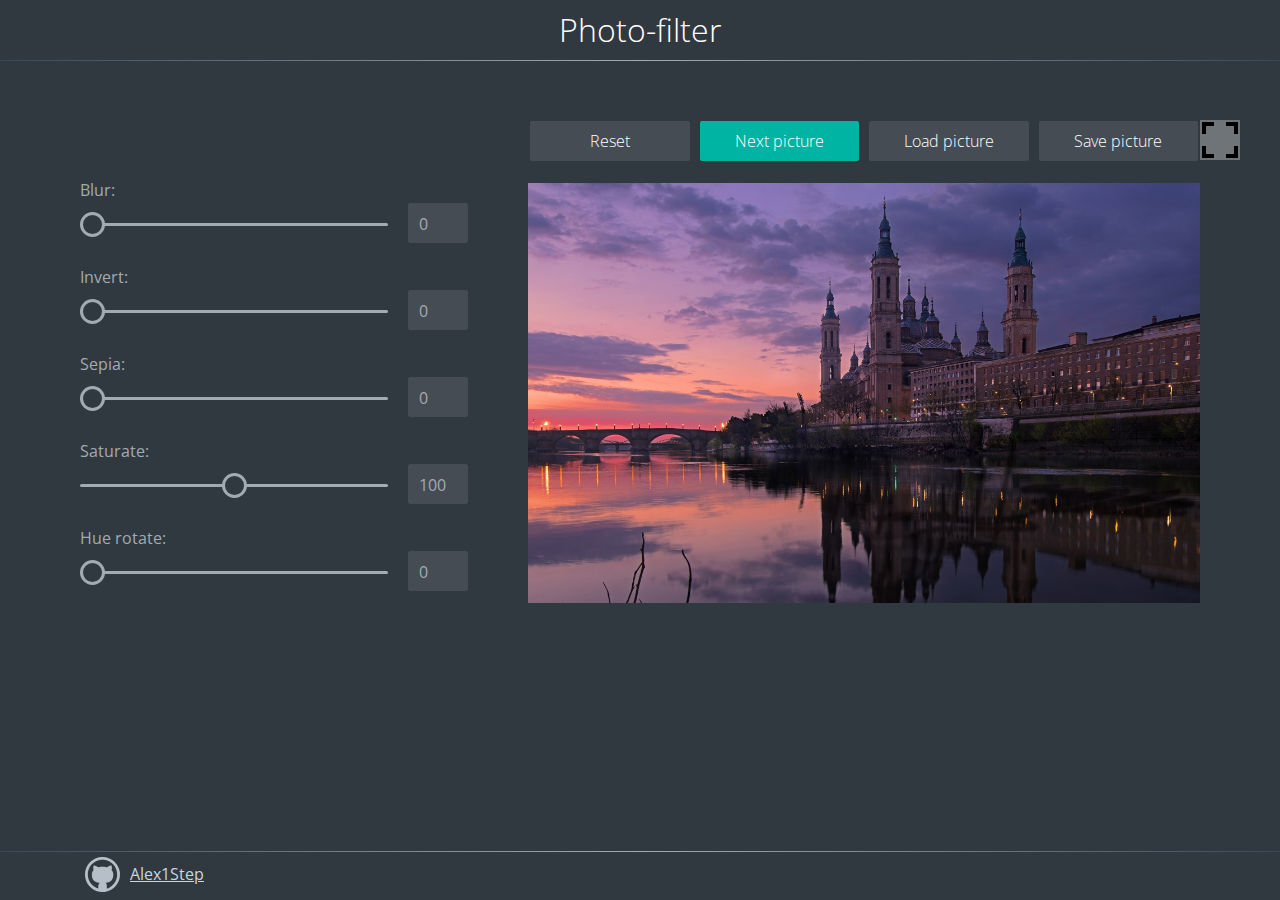
<file: photo-filter/index.html>
<!DOCTYPE html>
<html lang="en">
<head>
  <meta charset="UTF-8" />
  <meta http-equiv="X-UA-Compatible" content="IE=edge" />
  <meta name="viewport" content="width=device-width, initial-scale=1.0" />
  <link href="assets/favicon.ico" rel="shortcut icon" />
  <link href="https://fonts.gstatic.com" rel="preconnect" />
  <link href="https://fonts.googleapis.com/css2?family=Open+Sans:wght@300;400;800&display=swap" rel="stylesheet" />
  <link href="style.css" rel="stylesheet" />
  <title>photo-filter</title>
</head>
<body>
  <header class="header">
    <h1 class="header-title">Photo-filter</h1>
  </header>
  <main class="main">
    <div class="filters">
      <label>
        Blur:
        <input class="cntrl" name="blur" data-sizing="px" type="range" min="0" max="10" value="0" />
        <output name="result">0</output>
      </label>
      <label>
        Invert:
        <input class="cntrl" name="invert" data-sizing="%" type="range" min="0" max="100" value="0" />
        <output name="result">0</output>
      </label>
      <label>
        Sepia:
        <input class="cntrl" name="sepia" data-sizing="%" type="range" min="0" max="100" value="0" />
        <output name="result">0</output>
      </label>
      <label>
        Saturate:
        <input class="cntrl" name="saturate" data-sizing="%" type="range" min="0" max="200" value="100" />
        <output name="result">100</output>
      </label>
      <label>
        Hue rotate:
        <input class="cntrl" name="hue" data-sizing="deg" type="range" min="0" max="360" value="0" />
        <output name="result">0</output>
      </label>
    </div>
    <div class="editor">
      <div class="btn-container">
        <button class="btn btn-reset">Reset</button>
        <button class="btn btn-next btn-active">Next picture</button>
        <label class="btn btn-load" for="btnInput">
          Load picture
          <input class="btn-load--input" id="btnInput" name="upload" type="file" placeholder="Load picture" />
        </label>
        <button class="btn btn-save">Save picture</button>
      </div>
      <img src="assets/img/img.jpg" alt="image" />
      <canvas></canvas>
    </div>
  </main>
  <footer class="footer">
    <div class="footer-container">
      <a class="github" href="https://github.com/Alex1Step" target="_blank" rel="noopener noreferrer">Alex1Step</a>
    </div>
  </footer>
  <button class="fullscreen openfullscreen"></button>
  <script src="./main.js"></script>
</body>
</html>
</file>
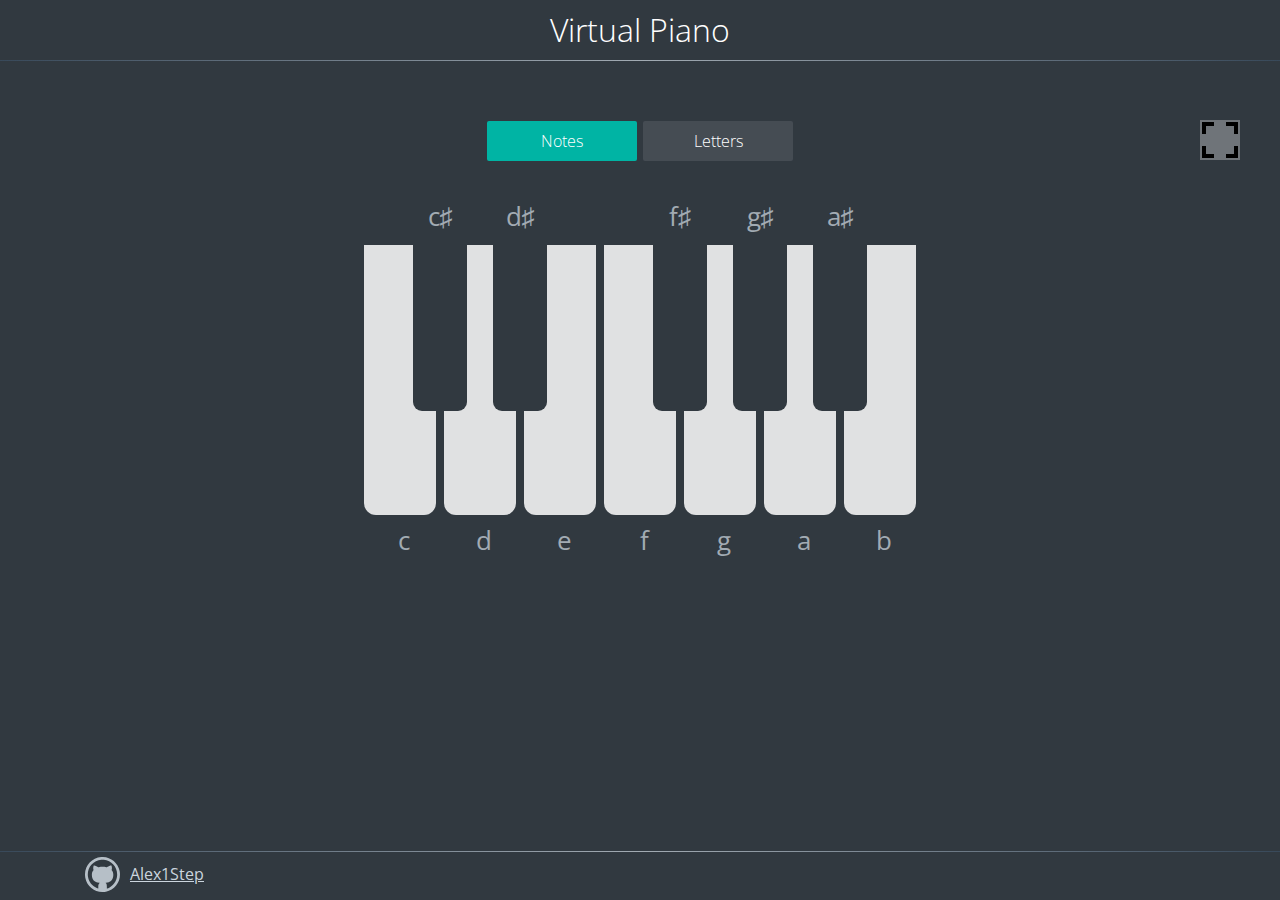
<file: virtual-piano/index.html>
<!DOCTYPE html>
<html lang="en">

<head>
  <meta charset="UTF-8">
  <meta http-equiv="X-UA-Compatible" content="IE=edge">
  <meta name="viewport" content="width=device-width, initial-scale=1.0">
  <link href="assets/piano.ico" rel="shortcut icon">

  <link href="https://fonts.gstatic.com" rel="preconnect">
  <link
    href="https://fonts.googleapis.com/css2?family=Open+Sans+Condensed:wght@300&family=Open+Sans:wght@300;400;800&display=swap"
    rel="stylesheet">
  <link href="style.css" rel="stylesheet">

  <title>virtual-piano</title>
</head>

<body>
  <header class="header">
    <h1 class="header-title">Virtual Piano</h1>
  </header>
  <main class="main">
    <div class="btn-container">
      <button class="btn btn-notes btn-active">Notes</button>
      <button class="btn btn-letters">Letters</button>
    </div>
    <div class="piano">
      <div class="piano-key" data-letter="D" data-note="c"></div>
      <div class="piano-key" data-letter="F" data-note="d"></div>
      <div class="piano-key" data-letter="G" data-note="e"></div>
      <div class="piano-key" data-letter="H" data-note="f"></div>
      <div class="piano-key" data-letter="J" data-note="g"></div>
      <div class="piano-key" data-letter="K" data-note="a"></div>
      <div class="piano-key" data-letter="L" data-note="b"></div>
      <div class="keys-sharp">
        <div class="piano-key sharp" data-letter="R" data-note="c♯"></div>
        <div class="piano-key sharp" data-letter="T" data-note="d♯"></div>
        <div class="piano-key sharp none"></div>
        <div class="piano-key sharp" data-letter="U" data-note="f♯"></div>
        <div class="piano-key sharp" data-letter="I" data-note="g♯"></div>
        <div class="piano-key sharp" data-letter="O" data-note="a♯"></div>
      </div>
    </div>
    <button class="fullscreen openfullscreen"></button>
  </main>
  <footer class="footer">
    <div class="footer-container">
      <a class="github" href="https://github.com/Alex1Step" target="_blank" rel="noopener noreferrer">Alex1Step</a>
    </div>
  </footer>
  <script src="script.js"></script>
</body>

</html>
</file>
<file: photo-filter/style.css>
* {
  padding: 0;
  margin: 0;
  box-sizing: border-box;
  user-select: none;
}
a:focus {
  outline: 0;
}
body {
  min-height: 100vh;
  background-color: #313940;
  font-family: "Open Sans", Arial, Helvetica, sans-serif;
  overflow-x: hidden;
}
.header {
  text-align: center;
  width: 100%;
  background: #313940;
  border-bottom: 1px solid;
  border-image-slice: 1;
  border-image-source: linear-gradient(to left, #38495a, #a2abb3, #38495a);
}
.header-title {
  line-height: 60px;
  font-weight: 300;
  color: #fff;
}
.main {
  min-height: calc(100vh - 110px);
  padding: 58px 10px 0;
  display: flex;
  justify-content: space-between;
  align-items: flex-start;
  width: 100%;
  max-width: 1140px;
  margin: 0 auto;
}
label:not(.btn) {
  display: block;
  position: relative;
  margin-bottom: 40px;
  margin-right: 140px;
  color: #a2abb3;
  font-size: 16px;
}
label:hover {
  color: #cbd5de;
}
label:hover output {
  color: #a2abb3;
}
label:active output {
  color: #cbd5de;
}
input[type="range"] {
  display: block;
  appearance: none;
  height: 3px;
  background-color: #a2abb3;
  margin-top: 22px;
  outline: none;
  border-radius: 0.25rem;
  transition: 0.3s;
  cursor: pointer;
  width: 100%;
}
input[type="range"]::-webkit-slider-thumb {
  appearance: none;
  width: 25px;
  height: 25px;
  background-color: #313940;
  border: 3px solid #a2abb3;
  border-radius: 50%;
  cursor: pointer;
  transition: 0.3s;
}
label:hover input[type="range"]::-webkit-slider-thumb {
  background-color: #00c9b7;
}
output {
  position: absolute;
  width: 60px;
  height: 40px;
  right: -80px;
  top: 24px;
  background-color: #454c53;
  border: 1px solid #454c53;
  text-align: left;
  padding-left: 10px;
  line-height: 40px;
  border-radius: 2px;
  transition: 0.3s;
}
.btn-container {
  margin-bottom: 20px;
  padding: 2px;
  display: flex;
  justify-content: center;
}
.btn-container > * {
  margin-right: 10px;
}
.btn-container > *:last-child {
  margin-right: 0;
}
.btn {
  flex: 1;
  min-width: 120px;
  height: 40px;
  padding: 0 10px;
  background-color: #454c53;
  border: 0;
  border-radius: 2px;
  font-family: "Open Sans", sans-serif;
  font-size: 16px;
  font-weight: 300;
  color: #fff;
  outline: 0;
  cursor: pointer;
  transition: 0.3s;
}
.btn:not(.btn-active):hover {
  background-color: #515961;
}
.btn:active {
  background-color: #00c9b7;
}
.btn-active {
  background-color: #00b4a4;
}
.btn-active:hover {
  background-color: #00c9b7;
}
.btn-load {
  position: relative;
  display: inline-flex;
  align-items: center;
  justify-content: center;
  cursor: pointer;
}
.btn-load--input {
  opacity: 0;
  position: absolute;
  top: 0;
  right: 0;
  width: 100%;
  height: 100%;
  cursor: pointer;
}
.filters {
  width: 100%;
  max-width: 40%;
  padding-top: 60px;
  margin-bottom: 40px;
}
.editor {
  display: flex;
  flex-direction: column;
  justify-content: flex-start;
  width: 100%;
  max-width: 60%;
}
:root {
  --blur: 0px;
  --invert: 0%;
  --sepia: 0%;
  --saturate: 100%;
  --hue: 0deg;
}
img {
  height: 100%;
  width: 100%;
  max-height: 520px;
  max-width: 830px;
  object-fit: contain;
  filter: blur(var(--blur, 0px)) invert(var(--invert, 0%))
    sepia(var(--sepia, 0%)) saturate(var(--saturate, 100%))
    hue-rotate(var(--hue, 0deg));
}
.fullscreen {
  position: fixed;
  top: 120px;
  right: 40px;
  width: 40px;
  height: 40px;
  background-color: rgba(255, 255, 255, 0.3);
  border: 0;
  outline: 0;
  background-size: contain;
  transition: 0.3s;
  cursor: pointer;
  background-image: url("assets/svg/fullscreen-open.svg");
}
.fullscreen:hover {
  background-color: rgba(255, 255, 255, 0.5);
}
:-webkit-full-screen .fullscreen {
  background-image: url("assets/svg/fullscreen-exit.svg");
}
.footer {
  border-top: 1px solid;
  border-image-slice: 1;
  border-image-source: linear-gradient(to left, #38495a, #a2abb3, #38495a);
  background-color: #313940;
}
.footer-container {
  padding: 0 15px;
  display: flex;
  justify-content: space-between;
  align-items: center;
  width: 100%;
  max-width: 1140px;
  margin: 0 auto;
}
.github {
  display: block;
  width: 120px;
  height: 45px;
  padding-left: 45px;
  background-image: url("assets/svg/github.svg");
  background-size: 35px;
  background-repeat: no-repeat;
  background-position: left center;
  line-height: 45px;
  color: #cbd5de;
  font-size: 16px;
  font-family: "Open Sans", sans-serif;
  transition: 0.3s;
}
.github:hover {
  color: #fff;
}
.rss {
  display: block;
  position: relative;
  font-family: "Open Sans", sans-serif;
  width: 86px;
  height: 32px;
  background-image: url("assets/svg/rss.svg");
  background-size: contain;
  background-repeat: no-repeat;
  background-position: left center;
  padding-right: 111px;
}
.rss-year {
  position: absolute;
  bottom: 0;
  right: 0;
  font-size: 21px;
  letter-spacing: -2px;
  color: #cbd5de;
  line-height: 0.9;
  font-weight: bold;
  transition: 0.3s;
}
.rss:hover .rss-year {
  right: -5px;
  letter-spacing: 0;
}
@media (max-width: 1024px) {
  .main {
    padding-top: 40px;
  }
  label:not(.btn) {
    margin-bottom: 35px;
    margin-right: 80px;
  }
  .btn {
    min-width: 45%;
    border-radius: 2px;
  }
  .btn-container {
    flex-wrap: wrap;
    margin-left: -10px;
    margin-right: -10px;
  }
  .btn-container > *:last-child {
    margin-right: 10px;
  }
  .btn-container > * {
    margin: 10px;
  }
  .main {
    flex-wrap: wrap;
  }
  .filters,
  .editor {
    max-width: 100%;
  }
  .fullscreen {
    top: 15px;
    right: 20px;
    width: 40px;
    height: 40px;
  }
}
@media (max-width: 375px) {
  .btn {
    min-width: 145px;
  }
  .btn-container > *:last-child {
    margin-right: 3px;
  }
  .btn-container > * {
    margin: 3px;
  }
}

canvas {
  display: none;
}
</file>
<file: virtual-piano/style.css>
* {
  padding: 0;
  margin: 0;
  box-sizing: border-box;
  user-select: none;
}
a:focus {
  outline: 0;
}
html {
  background: #313940;
}
body {
  min-height: 100vh;
  background-color: #313940;
  font-family: "Open Sans", Arial, Helvetica, sans-serif;
  background: #313940;
  overflow-x: hidden;
}
.header {
  text-align: center;
  width: 100%;
  border-bottom: 1px solid;
  border-image-slice: 1;
  border-image-source: linear-gradient(to left, #38495a, #a2abb3, #38495a);
}
.header-title {
  line-height: 60px;
  font-weight: 300;
  color: #fff;
}
.main {
  min-height: calc(100vh - 110px);
  padding: 60px 10px 0;
  display: flex;
  flex-direction: column;
  justify-content: flex-start;
  align-items: space-between;
  width: 100%;
  max-width: 1140px;
  margin: 0 auto;
}
.btn-container {
  display: flex;
  justify-content: space-between;
  width: 306px;
  height: 40px;
  margin: 0 auto;
  margin-bottom: 80px;
}
.btn {
  width: 150px;
  height: 40px;
  padding: 0 10px;
  background-color: #454c53;
  border: 0;
  border-radius: 2px;
  font-family: "Open Sans", sans-serif;
  font-size: 16px;
  font-weight: 300;
  color: #fff;
  outline: 0;
  cursor: pointer;
  transition: 0.3s;
}
.btn:not(.btn-active):hover {
  background-color: #515961;
}
.btn:active {
  background-color: #00c9b7;
}
.btn-active {
  background-color: #00b4a4;
}
.btn-active:hover {
  background-color: #00c9b7;
}
.piano {
  position: relative;
  display: flex;
  justify-content: space-between;
  width: 100%;
  height: 270px;
  max-width: 560px;
  margin: 0 auto 60px;
}
.piano-key {
  position: relative;
  width: 80px;
  height: 270px;
  background-color: rgba(255, 255, 255, 0.85);
  /* border: 4px solid #313940; FIX*/
  margin: 4px; /*FIX*/
  border-radius: 0px 0px 12px 12px;
  transition: 0.3s;
  cursor: pointer;
}
.piano-key:hover {
  background-color: #fff;
}
.keys-sharp {
  position: absolute;
  top: 0;
  bottom: 0;
  left: 53px;
  right: 53px;
  display: flex;
  justify-content: space-between;
  pointer-events: none;
}
.piano-key.sharp {
  width: 54px;
  height: 170px;
  background-color: #313940;
  border: 0;
  border-radius: 0px 0px 9px 9px;
  top: 0;
  z-index: 3;
  pointer-events: auto;
  transform-origin: center top;
  margin: 0px; /*FIX*/
}
.piano-key.piano-key-active,
.piano-key.sharp.piano-key-active {
  transform: scale(0.96);
}
.piano-key.none {
  background-color: transparent;
  border: 0;
  border-radius: 0;
  pointer-events: none;
}

.piano-key::before,
.piano-key::after {
  content: attr(data-note);
  position: absolute;
  width: 40px;
  height: 40px;
  font-size: 26px;
  line-height: 40px;
  text-align: center;
  color: #a2abb3;
  bottom: -45px;
  left: 20px;
  transition: 0.3s;
  pointer-events: none;
}
.piano-key::after {
  display: none;
  content: attr(data-letter);
}
.piano-key:hover::before,
.piano-key:hover::after {
  color: #d7dfe6;
}

.piano-key-active:hover::before,   /*FIX*/
.piano-key-active:hover::after {
  /*FIX*/
  color: #00b4a4; /*FIX*/
} /*FIX*/

.sharp:active {
  border-top: 0;
}

.sharp:hover {
  background-color: #3b3b3b;
}

.piano-key.sharp::before,
.piano-key.sharp::after {
  bottom: 175px;
  left: 7px;
}
.piano-key.letter::before {
  display: none;
}
.piano-key.letter::after {
  display: block;
}
.piano-key-letter::before {
  content: attr(data-letter);
}
.piano-key-remove-mouse:active::before {
  color: #a2abb3;
}

.piano-key-active-pseudo:hover::after,
.piano-key-active-pseudo:hover::before,
.piano-key-active::after,
.piano-key-active::before {
  color: #00b4a4;
}

.fullscreen {
  position: fixed;
  top: 120px;
  right: 40px;
  width: 40px;
  height: 40px;
  background-color: rgba(255, 255, 255, 0.3);
  border: 0;
  outline: 0;
  background-size: contain;
  transition: 0.3s;
  cursor: pointer;
  background-image: url("assets/svg/fullscreen-open.svg");
}
.fullscreen:hover {
  background-color: rgba(255, 255, 255, 0.5);
}
:-webkit-full-screen .fullscreen {
  background-image: url("assets/svg/fullscreen-exit.svg");
}
.footer {
  border-top: 1px solid;
  border-image-slice: 1;
  border-image-source: linear-gradient(to left, #38495a, #a2abb3, #38495a);
}
.footer-container {
  padding: 0 15px;
  display: flex;
  justify-content: space-between;
  align-items: center;
  width: 100%;
  max-width: 1140px;
  margin: 0 auto;
}
.github {
  display: block;
  width: 120px;
  height: 45px;
  padding-left: 45px;
  background-image: url("assets/svg/github.svg");
  background-size: 35px;
  background-repeat: no-repeat;
  background-position: left center;
  line-height: 45px;
  color: #cbd5de;
  font-size: 16px;
  font-family: "Open Sans", sans-serif;
  transition: 0.3s;
}
.github:hover {
  color: #fff;
}
.rss {
  display: block;
  position: relative;
  font-family: "Open Sans", sans-serif;
  width: 86px;
  height: 32px;
  background-image: url("assets/svg/rss.svg");
  background-size: contain;
  background-repeat: no-repeat;
  background-position: left center;
  padding-right: 111px;
}
.rss-year {
  position: absolute;
  bottom: 0;
  right: 0;
  font-size: 21px;
  letter-spacing: -2px;
  color: #cbd5de;
  line-height: 0.9;
  font-weight: bold;
  transition: 0.3s;
}
.rss:hover .rss-year {
  right: -5px;
  letter-spacing: 0;
}
@media (max-width: 768px) {
  .fullscreen {
    top: 10px;
    right: 20px;
    width: 40px;
    height: 40px;
  }
}
@media (max-width: 600px) {
  .main {
    padding-top: 40px;
  }
  .piano {
    width: 310px;
    height: 160px;
  }
  .piano-key {
    width: 44px;
    height: 160px;
    border-radius: 0px 0px 8px 8px;
    border: 2px solid #313940;
  }
  .keys-sharp {
    left: 26px;
    right: 26px;
  }
  .piano-key.sharp {
    width: 36px;
    height: 100px;
    border-radius: 0px 0px 6px 6px;
  }
  .piano-key::before,
  .piano-key::after {
    width: 30px;
    height: 30px;
    font-size: 22px;
    bottom: -35px;
    left: 7px;
    font-size: 22px;
  }
  .piano-key.sharp::before,
  .piano-key.sharp::after {
    bottom: 115px;
    left: 3px;
  }
  .btn-container {
    width: 244px;
    height: 40px;
    margin-bottom: 80px;
  }
  .btn {
    width: 120px;
    height: 40px;
  }
}
</file>
